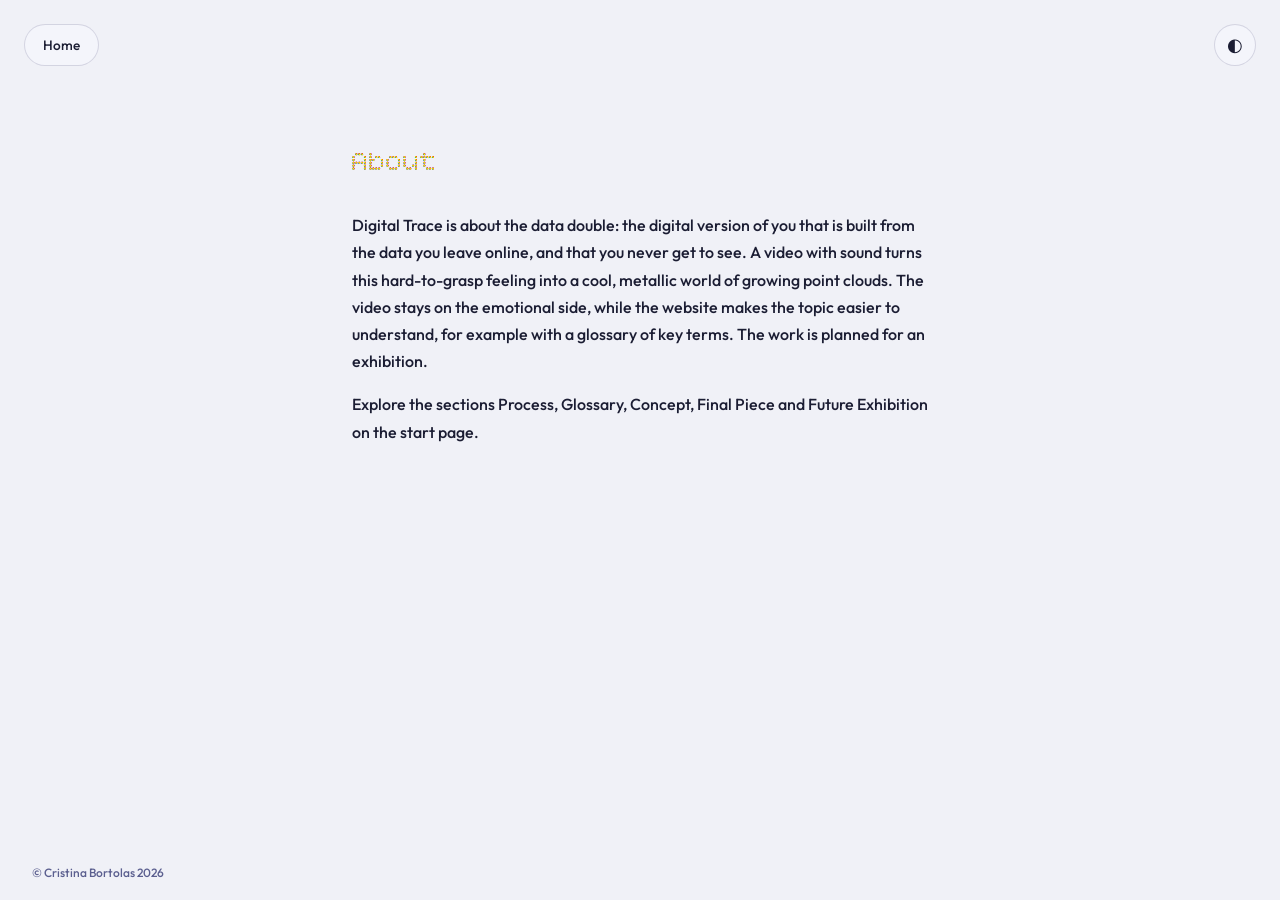
<file: about.html>
<!DOCTYPE html>
<html lang="de">
<head>
<meta charset="UTF-8">
<title>About — Digital Trace</title>
<meta name="viewport" content="width=device-width, initial-scale=1.0">
<link rel="stylesheet" href="css/style.css">
</head>
<body>

<a href="index.html" class="home-button">Home</a>
<button id="theme-toggle" class="theme-toggle" aria-label="Dark/Light Mode umschalten">◐</button>

<main class="static-page">
  <h1>About</h1>
  <p>
    Digital Trace is about the data double: the digital version of you that is built from the 
    data you leave online, and that you never get to see. A video with sound turns this hard-to-grasp 
    feeling into a cool, metallic world of growing point clouds. The video stays on the emotional side,
    while the website makes the topic easier to understand, for example with a glossary of key terms. 
    The work is planned for an exhibition.
  </p>
  <p>
    Explore the sections Process, Glossary, Concept, 
    Final Piece and Future Exhibition on the start page.
  </p>
</main>

<footer class="site-footer">© Cristina Bortolas 2026</footer>

<script src="js/theme.js"></script>
</body>
</html>
</file>
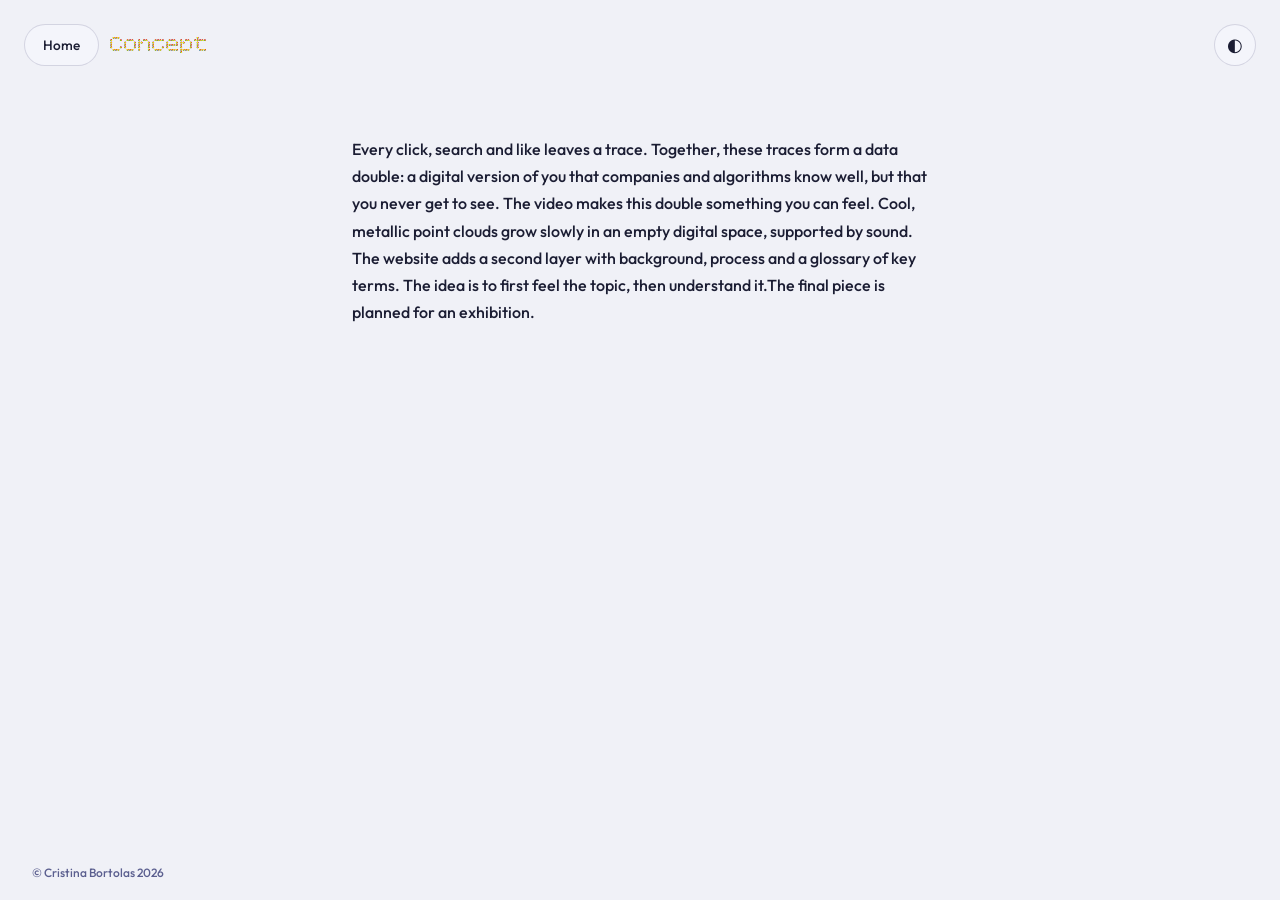
<file: pages/concept.html>
<!DOCTYPE html>
<html lang="de">
<head>
<meta charset="UTF-8">
<title>Concept — Digital Trace</title>
<meta name="viewport" content="width=device-width, initial-scale=1.0">
<link rel="stylesheet" href="../css/style.css">
</head>
<body>

<button id="theme-toggle" class="theme-toggle" aria-label="Dark/Light Mode umschalten">◐</button>
<a href="../index.html" class="home-button">Home</a>

<header class="detail-header">
  <h1>Concept</h1>
</header>

<main class="static-page">
  <p>Every click, search and like leaves a trace. Together, these traces form a data double: a digital version of you that companies and algorithms know well, but that you never get to see. The video makes this double something you can feel. Cool, metallic point clouds grow slowly in an empty digital space, supported by sound. The website adds a second layer with background, process and a glossary of key terms. The idea is to first feel the topic, then understand it.The final piece is planned for an exhibition.</p>
</main>

<footer class="site-footer">© Cristina Bortolas 2026</footer>

<script src="../js/theme.js"></script>
</body>
</html>
</file>
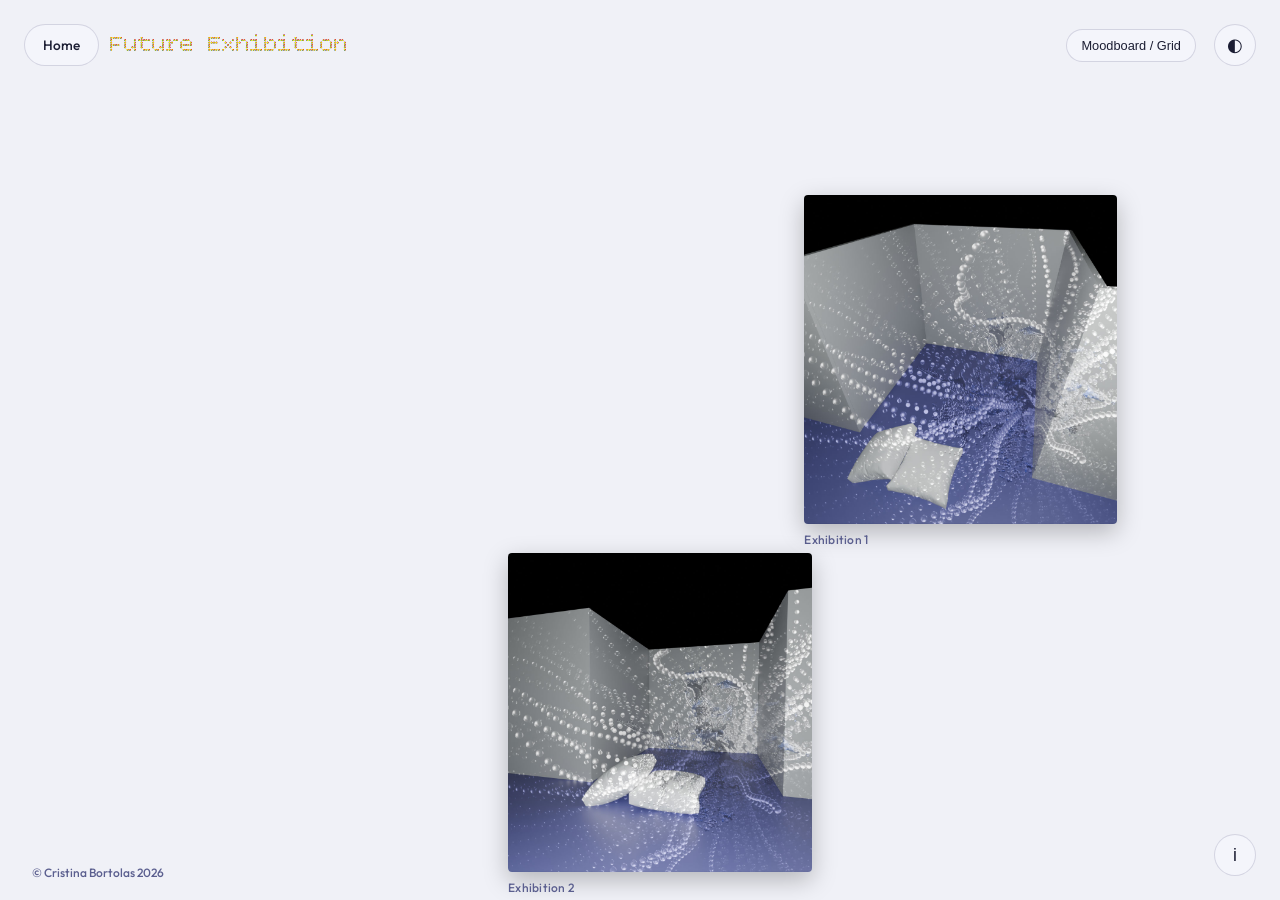
<file: pages/future-exhibition.html>
<!DOCTYPE html>
<html lang="de">
<head>
<meta charset="UTF-8">
<title>Future Exhibition — Digital Trace</title>
<meta name="viewport" content="width=device-width, initial-scale=1.0">
<link rel="stylesheet" href="../css/style.css">
</head>
<body>

<button id="theme-toggle" class="theme-toggle" aria-label="Dark/Light Mode umschalten">◐</button>
<a href="../index.html" class="home-button">Home</a>

<header class="detail-header">
  <h1>Future Exhibition</h1>
  <button id="view-toggle" class="view-toggle">Moodboard / Grid</button>
</header>

<button id="info-toggle" class="info-toggle" aria-label="Info anzeigen">i</button>
<aside id="info-panel" class="info-panel">
  <h2>Future Exhibition</h2>
  <p></p>
</aside>

<main id="gallery" class="gallery" data-item-id="future-exhibition"></main>

<footer class="site-footer">© Cristina Bortolas 2026</footer>

<script>
  window.__ITEM_DATA__ = {"id":"future-exhibition","titel":"Future Exhibition","typ":"moodboard","farbe":"#9c6fd6","kurztext":"","text":"","eintraege":[{"id":"future-1","titel":"Exhibition 1","bild":"images/exhibition_1.jpg"},{"id":"future-2","titel":"Exhibition 2","bild":"images/exhibition_2.jpg"}]};
</script>
<script src="../js/canvas-gallery.js"></script>
</body>
</html>
</file>
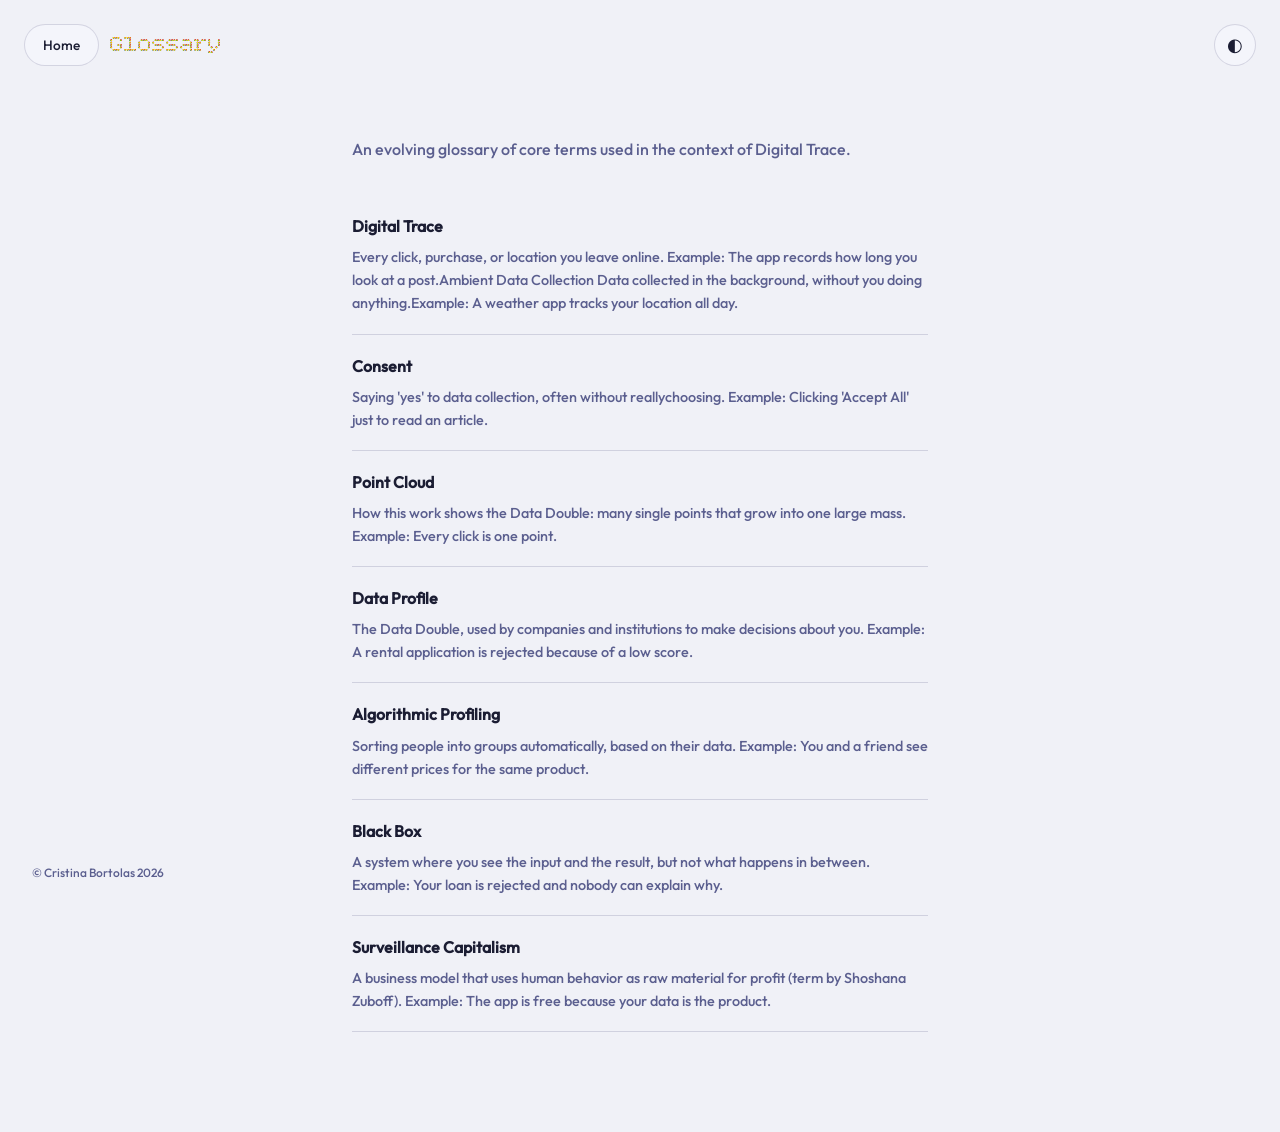
<file: pages/glossary.html>
<!DOCTYPE html>
<html lang="de">
<head>
<meta charset="UTF-8">
<title>Glossary — Digital Trace</title>
<meta name="viewport" content="width=device-width, initial-scale=1.0">
<link rel="stylesheet" href="../css/style.css">
</head>
<body>

<button id="theme-toggle" class="theme-toggle" aria-label="Dark/Light Mode umschalten">◐</button>
<a href="../index.html" class="home-button">Home</a>

<header class="detail-header">
  <h1>Glossary</h1>
</header>

<main class="static-page glossary-page">
  <p class="glossary-intro">An evolving glossary of core terms used in the context of Digital Trace.</p>
  <dl class="glossary-list">
    
    <div class="glossary-entry">
      <dt>Digital Trace</dt>
      <dd>Every click, purchase, or location you leave online. Example: The app records how long you look at a post.Ambient Data Collection Data collected in the background, without you doing anything.Example: A weather app tracks your location all day.</dd>
    </div>
    <div class="glossary-entry">
      <dt>Consent</dt>
      <dd>Saying 'yes' to data collection, often without reallychoosing. Example: Clicking 'Accept All' just to read an article.</dd>
    </div>
    <div class="glossary-entry">
      <dt>Point Cloud</dt>
      <dd>How this work shows the Data Double: many single points that grow into one large mass. Example: Every click is one point.</dd>
    </div>
    <div class="glossary-entry">
      <dt>Data Profile</dt>
      <dd>The Data Double, used by companies and institutions to make decisions about you. Example: A rental application is rejected because of a low score.</dd>
    </div>
    <div class="glossary-entry">
      <dt>Algorithmic Profiling</dt>
      <dd>Sorting people into groups automatically, based on their data. Example: You and a friend see different prices for the same product.</dd>
    </div>
    <div class="glossary-entry">
      <dt>Black Box</dt>
      <dd>A system where you see the input and the result, but not what happens in between. Example: Your loan is rejected and nobody can explain why.</dd>
    </div>
    <div class="glossary-entry">
      <dt>Surveillance Capitalism</dt>
      <dd>A business model that uses human behavior as raw material for profit (term by Shoshana Zuboff). Example: The app is free because your data is the product.</dd>
    </div>
  </dl>
</main>

<footer class="site-footer">© Cristina Bortolas 2026</footer>

<script src="../js/theme.js"></script>
</body>
</html>
</file>
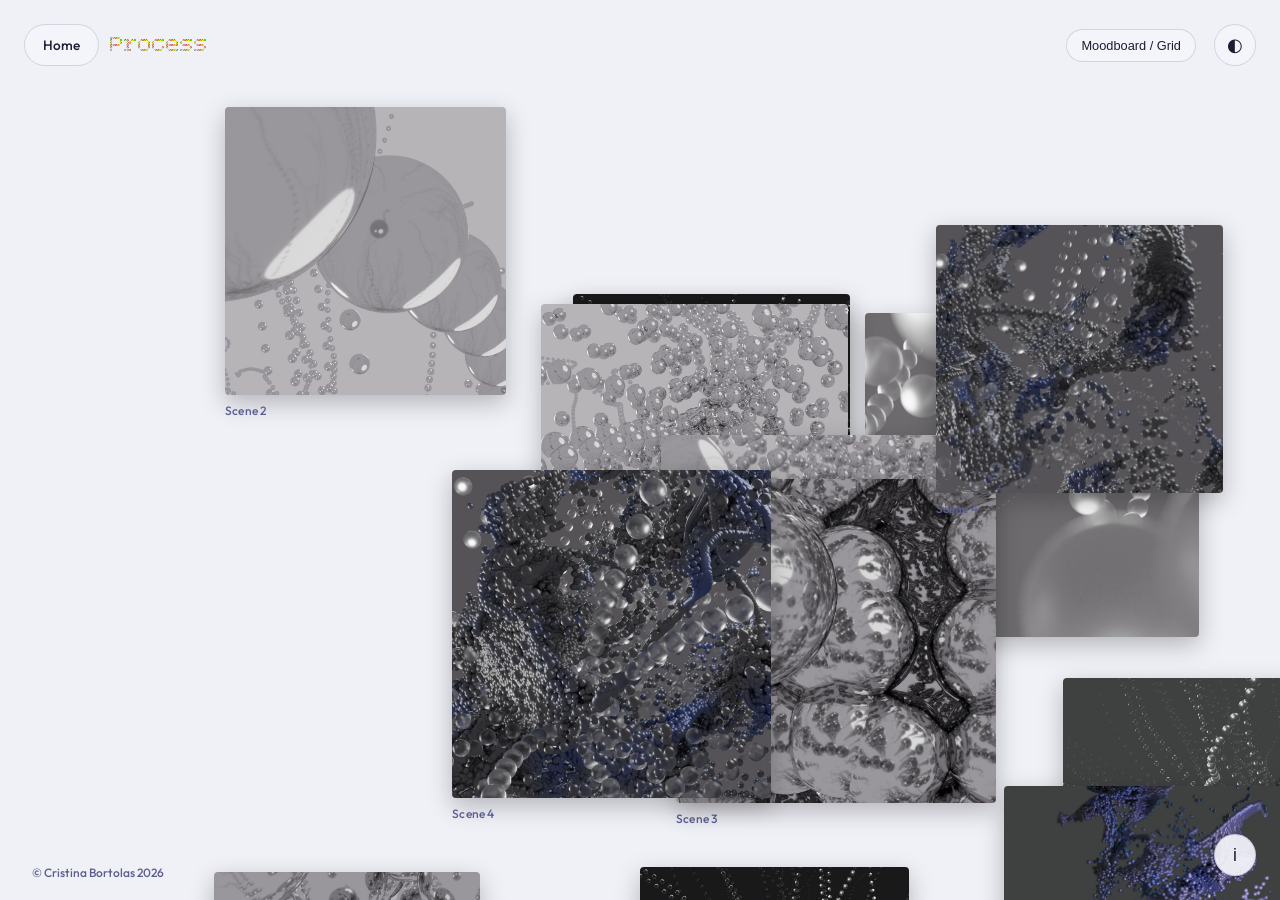
<file: pages/process.html>
<!DOCTYPE html>
<html lang="de">
<head>
<meta charset="UTF-8">
<title>Process — Digital Trace</title>
<meta name="viewport" content="width=device-width, initial-scale=1.0">
<link rel="stylesheet" href="../css/style.css">
</head>
<body>

<button id="theme-toggle" class="theme-toggle" aria-label="Dark/Light Mode umschalten">◐</button>
<a href="../index.html" class="home-button">Home</a>

<header class="detail-header">
  <h1>Process</h1>
  <button id="view-toggle" class="view-toggle">Moodboard / Grid</button>
</header>

<button id="info-toggle" class="info-toggle" aria-label="Info anzeigen">i</button>
<aside id="info-panel" class="info-panel">
  <h2>Process</h2>
  <p>At the start was the question of how to translate an abstract, invisible phenomenon like the Data Double into something visual and acoustic.The point cloud emerged as the central design element: individual points in digital 3D space that condense into a growing, amorphous mass, not unlike how individual data traces combine into a profile. The technical execution took place in 3D, with a focus on the movement, density, and materiality of the point cloud.In parallel, a fitting sound was developed: rhythmic, layered with depth, metallic and experimental, with occasional softer tones woven in. Image and sound were tuned to each other so that together they create the cool, alien atmosphere the topic calls for.The process was shaped by repeated testing and refinement, until form, movement, and sound conveyed the intended feeling of intangibility and strangeness.</p>
</aside>

<main id="gallery" class="gallery" data-item-id="process"></main>

<footer class="site-footer">© Cristina Bortolas 2026</footer>

<script>
  window.__ITEM_DATA__ = {"id":"process","titel":"Process","typ":"moodboard","farbe":"#5b6ee1","kurztext":"Einblicke in die Arbeitsprozesse hinter Digital Trace.","text":"At the start was the question of how to translate an abstract, invisible phenomenon like the Data Double into something visual and acoustic.The point cloud emerged as the central design element: individual points in digital 3D space that condense into a growing, amorphous mass, not unlike how individual data traces combine into a profile. The technical execution took place in 3D, with a focus on the movement, density, and materiality of the point cloud.In parallel, a fitting sound was developed: rhythmic, layered with depth, metallic and experimental, with occasional softer tones woven in. Image and sound were tuned to each other so that together they create the cool, alien atmosphere the topic calls for.The process was shaped by repeated testing and refinement, until form, movement, and sound conveyed the intended feeling of intangibility and strangeness.","eintraege":[{"id":"process-1","titel":"Scene 1","bild":"images/szene1_30249.jpg"},{"id":"process-2","titel":"Scene 1","bild":"images/szene10073.jpg"},{"id":"process-3","titel":"Scene 1","bild":"images/szene10222.jpg"},{"id":"process-4","titel":"Scene 2","bild":"images/szene3_20143.jpg"},{"id":"process-4","titel":"Scene 3","bild":"images/szene3_30116.jpg"},{"id":"process-4","titel":"Scene 3","bild":"images/szene3_30236.jpg"},{"id":"process-4","titel":"Scene 3","bild":"images/szene3_40040.jpg"},{"id":"process-4","titel":"Scene 3","bild":"images/szene3_40188.jpg"},{"id":"process-4","titel":"Scene 4","bild":"images/szene4.20044.jpg"},{"id":"process-4","titel":"Scene 4","bild":"images/szene4.20087.jpg"},{"id":"process-4","titel":"Scene 4","bild":"images/szene4.30243.jpg"},{"id":"process-5","titel":"Scene 2","bild":"images/szene20029.jpg"}]};
</script>
<script src="../js/canvas-gallery.js"></script>
</body>
</html>
</file>
<file: css/style.css>
@font-face {
  font-family: 'Outfit';
  src: url('../fonts/Outfit-Medium.woff2') format('woff2');
  font-weight: 100;
  font-style: normal;
  font-display: swap;
}

@font-face {
  font-family: 'Bitcount Single Ink';
  src: url('../fonts/BitcountSingleInk.woff2') format('woff2-variations');
  font-weight: 100 300;
  font-style: normal;
  font-display: swap;
}

:root {
  --bg: #f0f1f7;
  --fg: #1b1d33;
  --accent: #5b5f8f;
  --panel-bg: rgba(245, 246, 251, 0.92);
  --border: rgba(60, 60, 110, 0.18);
}

html[data-theme="dark"] {
  --bg: #0c0d16;
  --fg: #e6e6f5;
  --accent: #9a9fd9;
  --panel-bg: rgba(18, 19, 34, 0.9);
  --border: rgba(150, 150, 220, 0.2);
}

* { box-sizing: border-box; }

body {
  margin: 0;
  font-family: 'Outfit', 'Helvetica Neue', Arial, sans-serif;
  background: var(--bg);
  color: var(--fg);
  transition: background 0.3s ease, color 0.3s ease;
  overflow-x: hidden;
}

/* Homepage */
#sphere-container {
  width: 100vw;
  height: 100vh;
  position: relative;
}

.title-overlay {
  position: fixed;
  top: 32px;
  left: 32px;
  z-index: 10;
  pointer-events: none;
}

.title-overlay h1 {
  margin: 0;
  font-size: 2rem;
  font-weight: 600;
  letter-spacing: 0.02em;
  font-family: 'Bitcount Single Ink', sans-serif;
}

.title-overlay p {
  margin: 4px 0 0;
  font-size: 0.85rem;
  color: var(--accent);
}

.node-label {
  position: absolute;
  transform: translate(-50%, -50%);
  pointer-events: auto;
  cursor: pointer;
  font-size: 0.8rem;
  color: var(--fg);
  text-shadow: 0 0 6px var(--bg), 0 0 6px var(--bg);
  white-space: nowrap;
  transition: opacity 0.15s ease;
}

.node-label:hover {
  text-decoration: underline;
}

/* Buttons */
.theme-toggle,
.info-toggle {
  position: fixed;
  width: 42px;
  height: 42px;
  border-radius: 50%;
  border: 1px solid var(--border);
  background: var(--panel-bg);
  color: var(--fg);
  font-size: 1.1rem;
  cursor: pointer;
  display: flex;
  align-items: center;
  justify-content: center;
  z-index: 100;
  text-decoration: none;
  transition: transform 0.2s ease;
}

.home-button {
  position: fixed;
  top: 24px;
  left: 24px;
  height: 42px;
  padding: 0 18px;
  border-radius: 21px;
  border: 1px solid var(--border);
  background: var(--panel-bg);
  color: var(--fg);
  font-size: 0.85rem;
  cursor: pointer;
  display: flex;
  align-items: center;
  justify-content: center;
  z-index: 100;
  text-decoration: none;
  transition: transform 0.2s ease;
}

.theme-toggle:hover,
.home-button:hover,
.info-toggle:hover {
  transform: scale(1.08);
}

.theme-toggle { top: 24px; right: 24px; }
.info-toggle { bottom: 24px; right: 24px; }

.about-link {
  position: fixed;
  top: 24px;
  right: 78px;
  z-index: 100;
  height: 42px;
  padding: 0 18px;
  border-radius: 21px;
  border: 1px solid var(--border);
  background: var(--panel-bg);
  color: var(--fg);
  font-size: 0.85rem;
  text-decoration: none;
  display: flex;
  align-items: center;
  transition: transform 0.2s ease;
}

.about-link:hover { transform: scale(1.05); }

.toc-toggle {
  position: fixed;
  top: 24px;
  right: 178px;
  z-index: 100;
  height: 42px;
  padding: 0 18px;
  border-radius: 21px;
  border: 1px solid var(--border);
  background: var(--panel-bg);
  color: var(--fg);
  font-size: 0.85rem;
  cursor: pointer;
  transition: transform 0.2s ease;
}

.toc-toggle:hover { transform: scale(1.05); }

.toc-panel {
  position: fixed;
  top: 78px;
  right: 24px;
  width: 240px;
  max-height: 0;
  overflow: hidden;
  background: var(--panel-bg);
  border: 1px solid var(--border);
  border-radius: 14px;
  z-index: 99;
  opacity: 0;
  transition: max-height 0.3s ease, opacity 0.3s ease, padding 0.3s ease;
}

.toc-panel.open {
  max-height: 400px;
  opacity: 1;
  padding: 10px 0;
}

.toc-entry {
  display: flex;
  align-items: center;
  gap: 10px;
  padding: 10px 18px;
  font-size: 0.85rem;
  color: var(--fg);
  text-decoration: none;
  transition: background 0.15s ease;
}

.toc-entry:hover { background: var(--border); }

.toc-dot {
  width: 8px;
  height: 8px;
  border-radius: 50%;
  flex-shrink: 0;
}

.site-footer {
  position: fixed;
  bottom: 20px;
  left: 32px;
  z-index: 50;
  font-size: 0.75rem;
  color: var(--accent);
}

/* Statische Seiten (About / Impressum) */
.static-page {
  max-width: 640px;
  margin: 0 auto;
  padding: 120px 32px 100px;
  line-height: 1.7;
}

.static-page h1 { font-size: 1.8rem; margin-bottom: 24px; font-family: 'Bitcount Single Ink', sans-serif; font-weight: 600; }
.static-page p { color: var(--fg); margin-bottom: 16px; }

.video-page {
  max-width: 960px;
  margin: 0 auto;
  padding: 120px 32px 100px;
}

.video-frame-wrapper {
  position: relative;
  width: 100%;
  padding-top: 56.25%; /* 16:9 */
  border-radius: 6px;
  overflow: hidden;
  background: #000;
}

.video-frame-wrapper .video-embed {
  position: absolute;
  top: 0;
  left: 0;
  width: 100%;
  height: 100%;
  border: 0;
}

video.video-embed {
  width: 100%;
  border-radius: 6px;
  display: block;
  background: #000;
}

.video-caption {
  margin-top: 20px;
  font-size: 0.9rem;
  color: var(--accent);
  line-height: 1.6;
}

.glossary-page .glossary-intro {
  color: var(--accent);
  margin-bottom: 32px;
}

.glossary-list { margin: 0; }

.glossary-entry {
  padding: 18px 0;
  border-bottom: 1px solid var(--border);
}

.glossary-entry dt {
  font-weight: 600;
  font-size: 1rem;
  color: var(--fg);
  margin-bottom: 6px;
}

.glossary-entry dd {
  margin: 0;
  color: var(--accent);
  line-height: 1.6;
  font-size: 0.9rem;
}

/* Detail page */
.detail-header {
  position: fixed;
  top: 24px;
  left: 110px;
  right: 84px;
  height: 42px;
  z-index: 10;
  display: flex;
  align-items: center;
  justify-content: space-between;
}

.detail-header h1 {
  font-size: 1.5rem;
  font-weight: 600;
  margin: 0;
  font-family: 'Bitcount Single Ink', sans-serif;
}

.view-toggle {
  border: 1px solid var(--border);
  background: var(--panel-bg);
  color: var(--fg);
  padding: 8px 14px;
  border-radius: 20px;
  cursor: pointer;
  font-size: 0.8rem;
}

.info-panel {
  position: fixed;
  top: 0;
  right: -360px;
  width: 320px;
  height: 100%;
  background: var(--panel-bg);
  border-left: 1px solid var(--border);
  padding: 90px 28px 28px;
  transition: right 0.35s ease;
  z-index: 90;
  overflow-y: auto;
}

.info-panel.open { right: 0; }

.info-panel h2 { margin-top: 0; font-family: 'Bitcount Single Ink', sans-serif; font-weight: 600; }
.info-panel p { line-height: 1.6; color: var(--accent); }

.gallery {
  width: 100vw;
  height: 100vh;
  position: relative;
  overflow: hidden;
  cursor: grab;
}

.gallery.dragging { cursor: grabbing; }

.gallery-canvas {
  position: absolute;
  top: 0;
  left: 0;
  transform-origin: 0 0;
}

.gallery-item {
  position: absolute;
  cursor: grab;
}

.gallery-item.item-dragging {
  cursor: grabbing;
  z-index: 50;
}

.gallery-image {
  display: block;
  width: 100%;
  object-fit: cover;
  border-radius: 4px;
  box-shadow: 0 8px 24px rgba(0, 0, 0, 0.25);
  cursor: pointer;
  user-select: none;
  transition: box-shadow 0.2s ease;
}

.gallery-image:hover { box-shadow: 0 12px 32px rgba(0, 0, 0, 0.35); }

.gallery-label {
  margin-top: 8px;
  font-size: 0.75rem;
  color: var(--accent);
  letter-spacing: 0.02em;
}

/* Grid mode */
.gallery.grid-mode .gallery-canvas {
  position: static;
  transform: none !important;
  display: grid;
  grid-template-columns: repeat(auto-fill, minmax(240px, 1fr));
  gap: 24px;
  padding: 120px 40px 40px;
  width: 100%;
  height: auto;
  cursor: default;
}

.gallery.grid-mode .gallery-item {
  position: static !important;
  width: auto !important;
}

.gallery.grid-mode .gallery-image {
  width: 100% !important;
  height: 260px !important;
}
</file>
